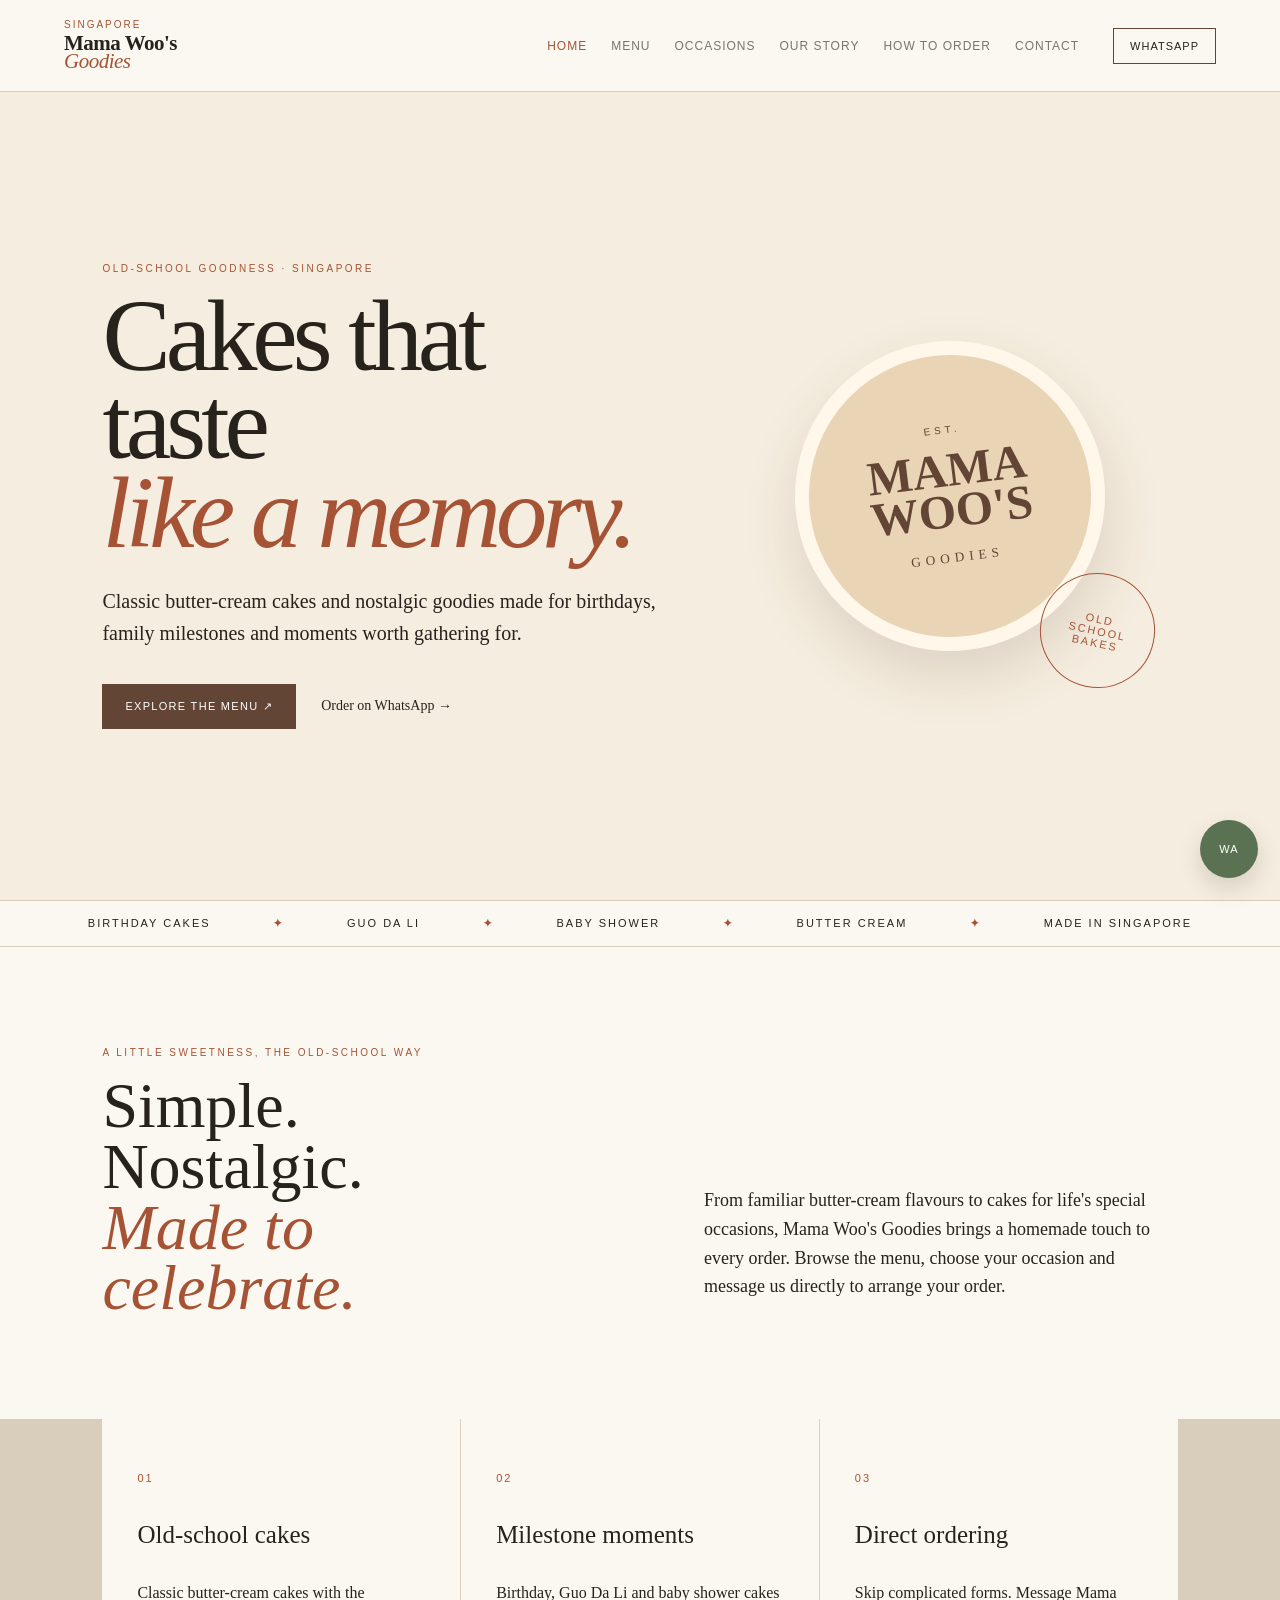
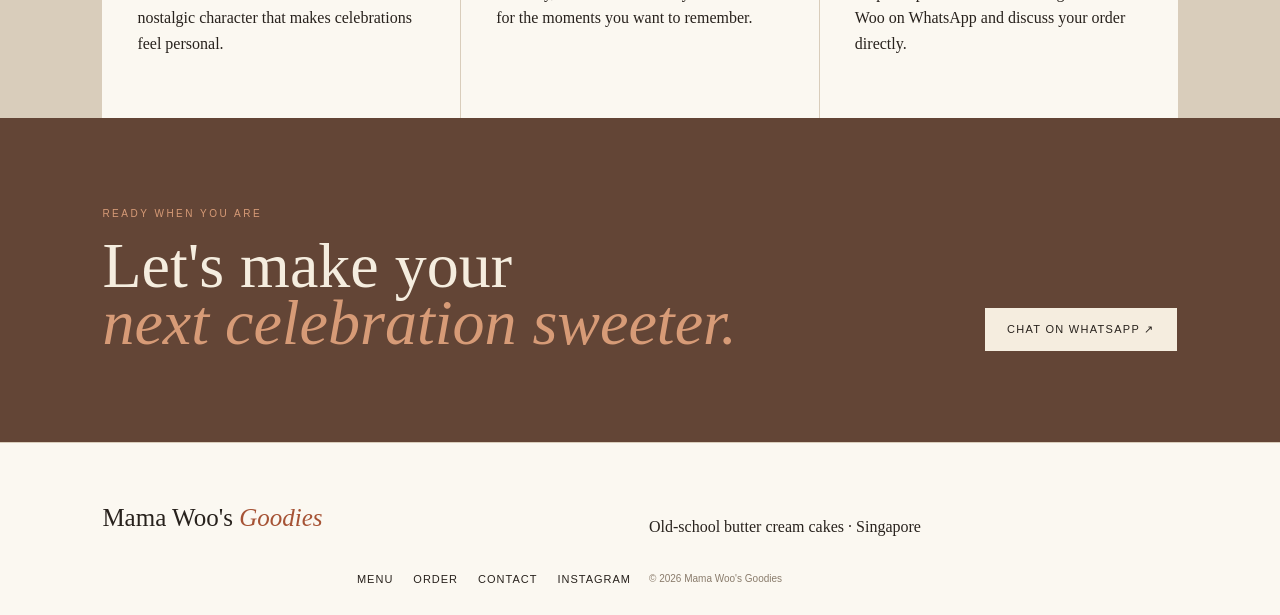
<file: index.html>
<!doctype html>
<html lang="en">
<head><meta charset="utf-8"><meta name="viewport" content="width=device-width,initial-scale=1"><meta name="description" content="Mama Woo's Goodies — old-school butter cream cakes, birthday cakes, Guo Da Li cakes and baby shower cakes in Singapore."><title>Mama Woo's Goodies | Old-School Cakes</title><link rel="stylesheet" href="styles.css"></head>
<body>
<div class="loader"><span>MAMA WOO'S</span></div>
<header class="site-header"><a class="brand" href="index.html"><small>Singapore</small>Mama Woo's<br><em>Goodies</em></a><button class="menu-btn" aria-label="Open menu">☰</button><nav><a class="active" href="index.html">Home</a><a href="menu.html">Menu</a><a href="occasions.html">Occasions</a><a href="story.html">Our Story</a><a href="order.html">How to Order</a><a href="contact.html">Contact</a></nav><a class="header-cta" href="https://wa.me/6591915757">WhatsApp</a></header>
<main>
<section class="hero"><div class="hero-copy"><p class="eyebrow">Old-school goodness · Singapore</p><h1>Cakes that taste<br><i>like a memory.</i></h1><p class="lead">Classic butter-cream cakes and nostalgic goodies made for birthdays, family milestones and moments worth gathering for.</p><div class="actions"><a class="btn primary" href="menu.html">Explore the menu <span>↗</span></a><a class="text-link" href="https://wa.me/6591915757">Order on WhatsApp →</a></div></div><div class="hero-art"><div class="cake-card"><span>EST.</span><strong>MAMA<br>WOO'S</strong><small>GOODIES</small></div><div class="stamp">OLD<br>SCHOOL<br>BAKES</div></div></section>
<section class="marquee"><span>Birthday cakes</span><b>✦</b><span>Guo Da Li</span><b>✦</b><span>Baby shower</span><b>✦</b><span>Butter cream</span><b>✦</b><span>Made in Singapore</span></section>
<section class="intro section"><div><p class="eyebrow">A little sweetness, the old-school way</p><h2>Simple. Nostalgic.<br><i>Made to celebrate.</i></h2></div><p>From familiar butter-cream flavours to cakes for life's special occasions, Mama Woo's Goodies brings a homemade touch to every order. Browse the menu, choose your occasion and message us directly to arrange your order.</p></section>
<section class="feature-grid section"><article><span>01</span><h3>Old-school cakes</h3><p>Classic butter-cream cakes with the nostalgic character that makes celebrations feel personal.</p></article><article><span>02</span><h3>Milestone moments</h3><p>Birthday, Guo Da Li and baby shower cakes for the moments you want to remember.</p></article><article><span>03</span><h3>Direct ordering</h3><p>Skip complicated forms. Message Mama Woo on WhatsApp and discuss your order directly.</p></article></section>
<section class="dark-banner"><div><p class="eyebrow">Ready when you are</p><h2>Let's make your<br><i>next celebration sweeter.</i></h2></div><a class="btn light" href="https://wa.me/6591915757">Chat on WhatsApp ↗</a></section>
</main>
<footer><div class="footer-brand">Mama Woo's <i>Goodies</i></div><p>Old-school butter cream cakes · Singapore</p><div class="footer-links"><a href="menu.html">Menu</a><a href="order.html">Order</a><a href="contact.html">Contact</a><a href="https://www.instagram.com/mamawoosgoodies/">Instagram</a></div><small>© 2026 Mama Woo's Goodies</small></footer>
<a class="float-wa" href="https://wa.me/6591915757" aria-label="WhatsApp Mama Woo">WA</a><script src="script.js"></script></body></html>
</file>
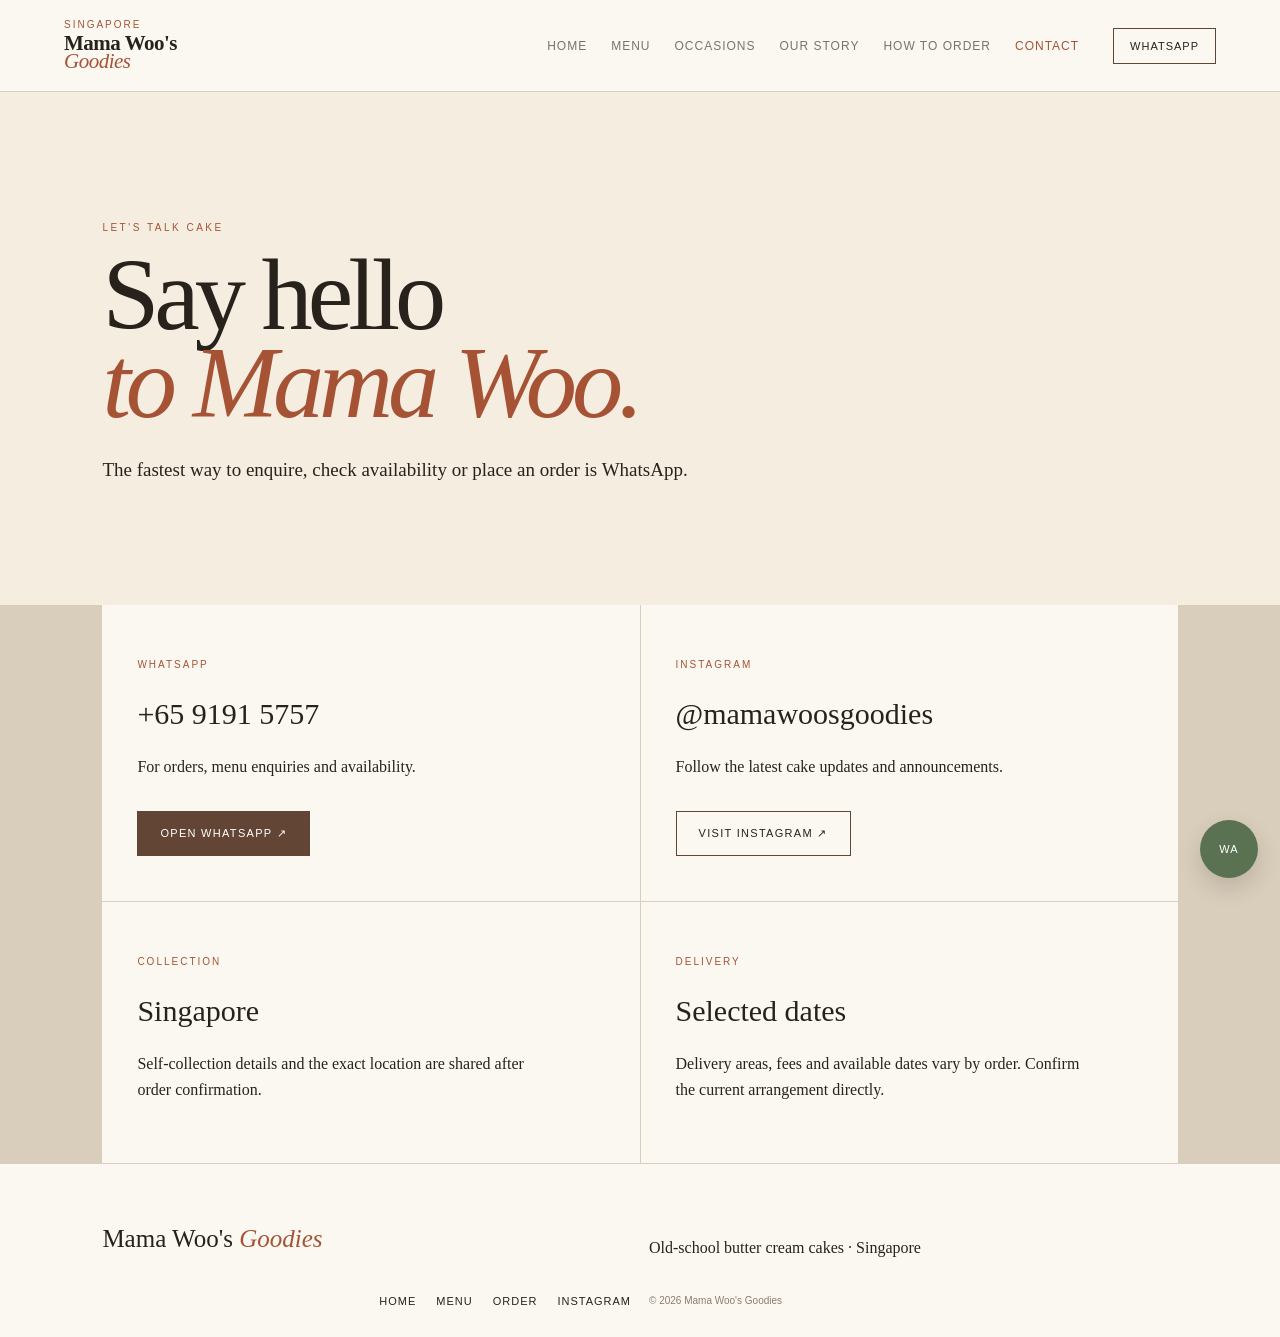
<file: contact.html>
<!doctype html><html lang="en"><head><meta charset="utf-8"><meta name="viewport" content="width=device-width,initial-scale=1"><title>Contact | Mama Woo's Goodies</title><link rel="stylesheet" href="styles.css"></head><body><header class="site-header"><a class="brand" href="index.html"><small>Singapore</small>Mama Woo's<br><em>Goodies</em></a><button class="menu-btn">☰</button><nav><a href="index.html">Home</a><a href="menu.html">Menu</a><a href="occasions.html">Occasions</a><a href="story.html">Our Story</a><a href="order.html">How to Order</a><a class="active" href="contact.html">Contact</a></nav><a class="header-cta" href="https://wa.me/6591915757">WhatsApp</a></header><main><section class="page-hero"><p class="eyebrow">Let's talk cake</p><h1>Say hello<br><i>to Mama Woo.</i></h1><p>The fastest way to enquire, check availability or place an order is WhatsApp.</p></section><section class="contact-grid section"><div class="contact-card"><span>WHATSAPP</span><h2>+65 9191 5757</h2><p>For orders, menu enquiries and availability.</p><a class="btn primary" href="https://wa.me/6591915757">Open WhatsApp ↗</a></div><div class="contact-card"><span>INSTAGRAM</span><h2>@mamawoosgoodies</h2><p>Follow the latest cake updates and announcements.</p><a class="btn outline" href="https://www.instagram.com/mamawoosgoodies/">Visit Instagram ↗</a></div><div class="contact-card"><span>COLLECTION</span><h2>Singapore</h2><p>Self-collection details and the exact location are shared after order confirmation.</p></div><div class="contact-card"><span>DELIVERY</span><h2>Selected dates</h2><p>Delivery areas, fees and available dates vary by order. Confirm the current arrangement directly.</p></div></section></main><footer><div class="footer-brand">Mama Woo's <i>Goodies</i></div><p>Old-school butter cream cakes · Singapore</p><div class="footer-links"><a href="index.html">Home</a><a href="menu.html">Menu</a><a href="order.html">Order</a><a href="https://www.instagram.com/mamawoosgoodies/">Instagram</a></div><small>© 2026 Mama Woo's Goodies</small></footer><a class="float-wa" href="https://wa.me/6591915757">WA</a><script src="script.js"></script></body></html>
</file>
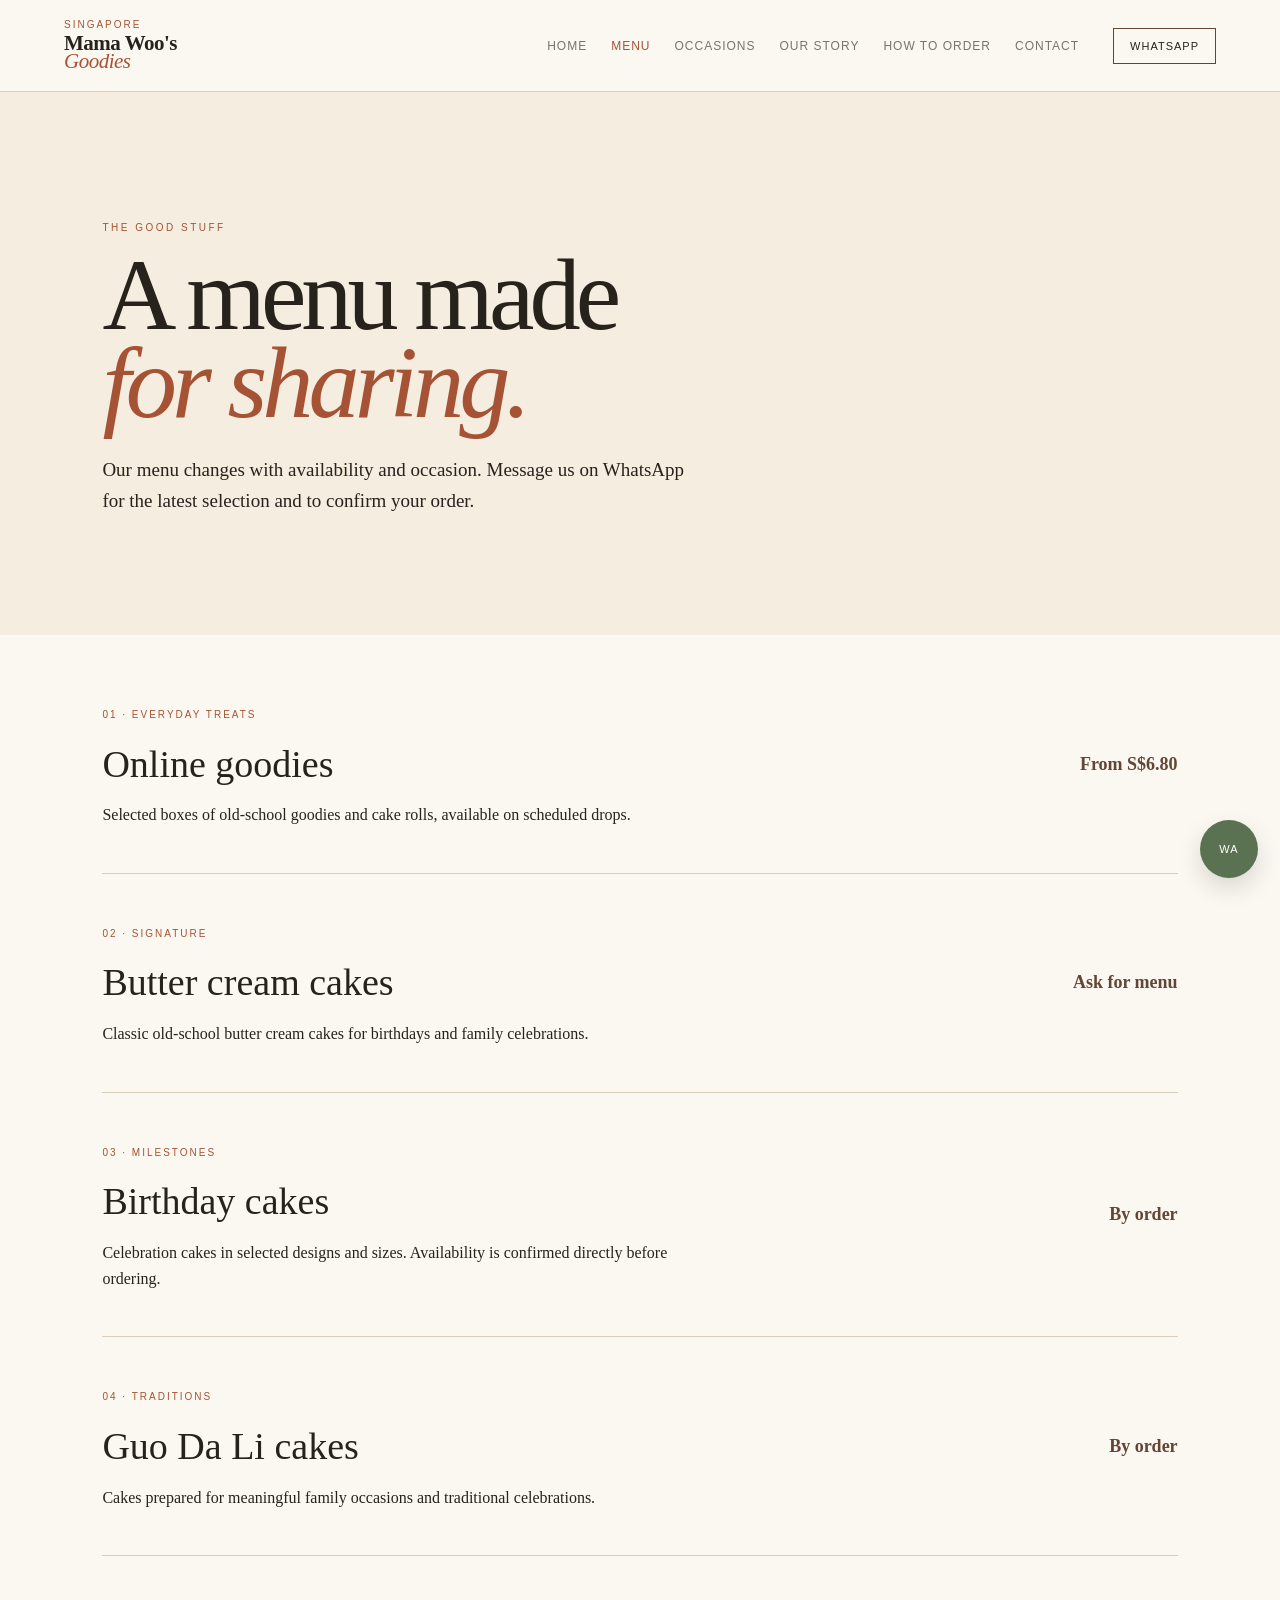
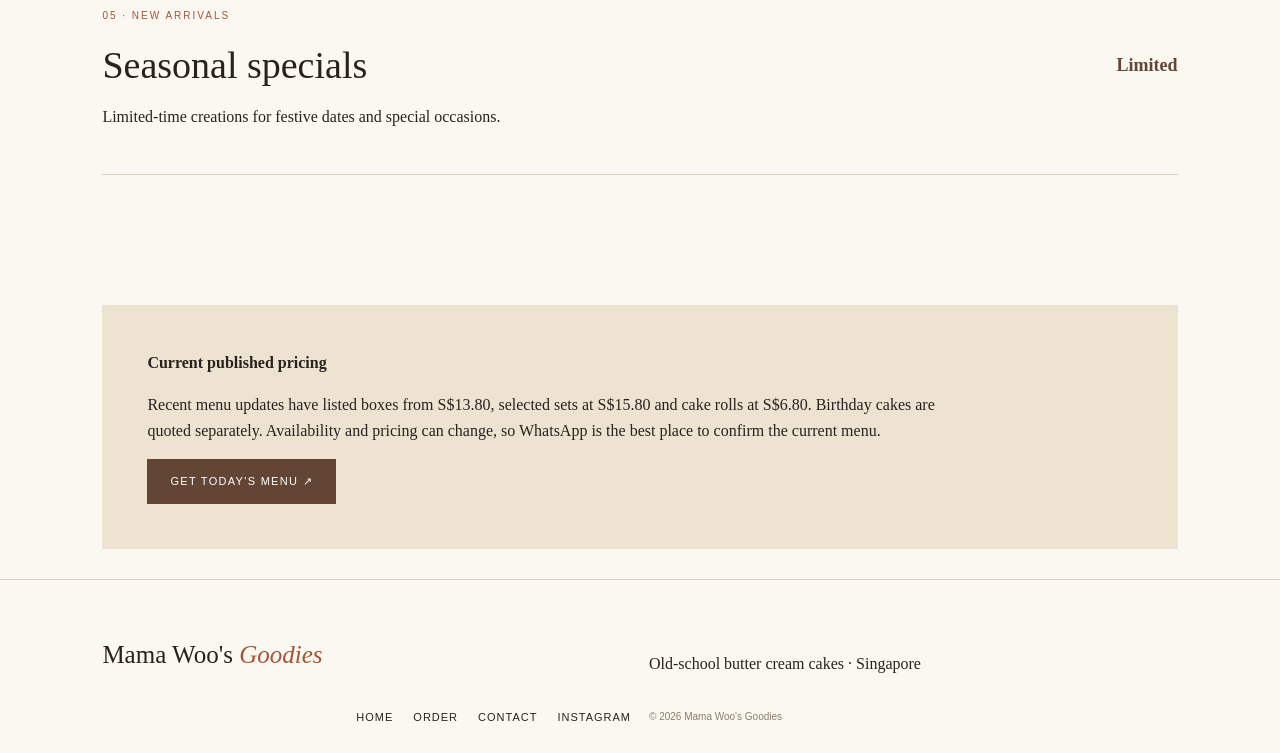
<file: menu.html>
<!doctype html><html lang="en"><head><meta charset="utf-8"><meta name="viewport" content="width=device-width,initial-scale=1"><title>Menu | Mama Woo's Goodies</title><link rel="stylesheet" href="styles.css"></head><body><header class="site-header"><a class="brand" href="index.html"><small>Singapore</small>Mama Woo's<br><em>Goodies</em></a><button class="menu-btn">☰</button><nav><a href="index.html">Home</a><a class="active" href="menu.html">Menu</a><a href="occasions.html">Occasions</a><a href="story.html">Our Story</a><a href="order.html">How to Order</a><a href="contact.html">Contact</a></nav><a class="header-cta" href="https://wa.me/6591915757">WhatsApp</a></header><main><section class="page-hero"><p class="eyebrow">The good stuff</p><h1>A menu made<br><i>for sharing.</i></h1><p>Our menu changes with availability and occasion. Message us on WhatsApp for the latest selection and to confirm your order.</p></section><section class="menu-list section"><div class="menu-item"><div><span>01 · Everyday treats</span><h2>Online goodies</h2><p>Selected boxes of old-school goodies and cake rolls, available on scheduled drops.</p></div><strong>From S$6.80</strong></div><div class="menu-item"><div><span>02 · Signature</span><h2>Butter cream cakes</h2><p>Classic old-school butter cream cakes for birthdays and family celebrations.</p></div><strong>Ask for menu</strong></div><div class="menu-item"><div><span>03 · Milestones</span><h2>Birthday cakes</h2><p>Celebration cakes in selected designs and sizes. Availability is confirmed directly before ordering.</p></div><strong>By order</strong></div><div class="menu-item"><div><span>04 · Traditions</span><h2>Guo Da Li cakes</h2><p>Cakes prepared for meaningful family occasions and traditional celebrations.</p></div><strong>By order</strong></div><div class="menu-item"><div><span>05 · New arrivals</span><h2>Seasonal specials</h2><p>Limited-time creations for festive dates and special occasions.</p></div><strong>Limited</strong></div></section><section class="note section"><b>Current published pricing</b><p>Recent menu updates have listed boxes from S$13.80, selected sets at S$15.80 and cake rolls at S$6.80. Birthday cakes are quoted separately. Availability and pricing can change, so WhatsApp is the best place to confirm the current menu.</p><a class="btn primary" href="https://wa.me/6591915757">Get today's menu ↗</a></section></main><footer><div class="footer-brand">Mama Woo's <i>Goodies</i></div><p>Old-school butter cream cakes · Singapore</p><div class="footer-links"><a href="index.html">Home</a><a href="order.html">Order</a><a href="contact.html">Contact</a><a href="https://www.instagram.com/mamawoosgoodies/">Instagram</a></div><small>© 2026 Mama Woo's Goodies</small></footer><a class="float-wa" href="https://wa.me/6591915757">WA</a><script src="script.js"></script></body></html>
</file>
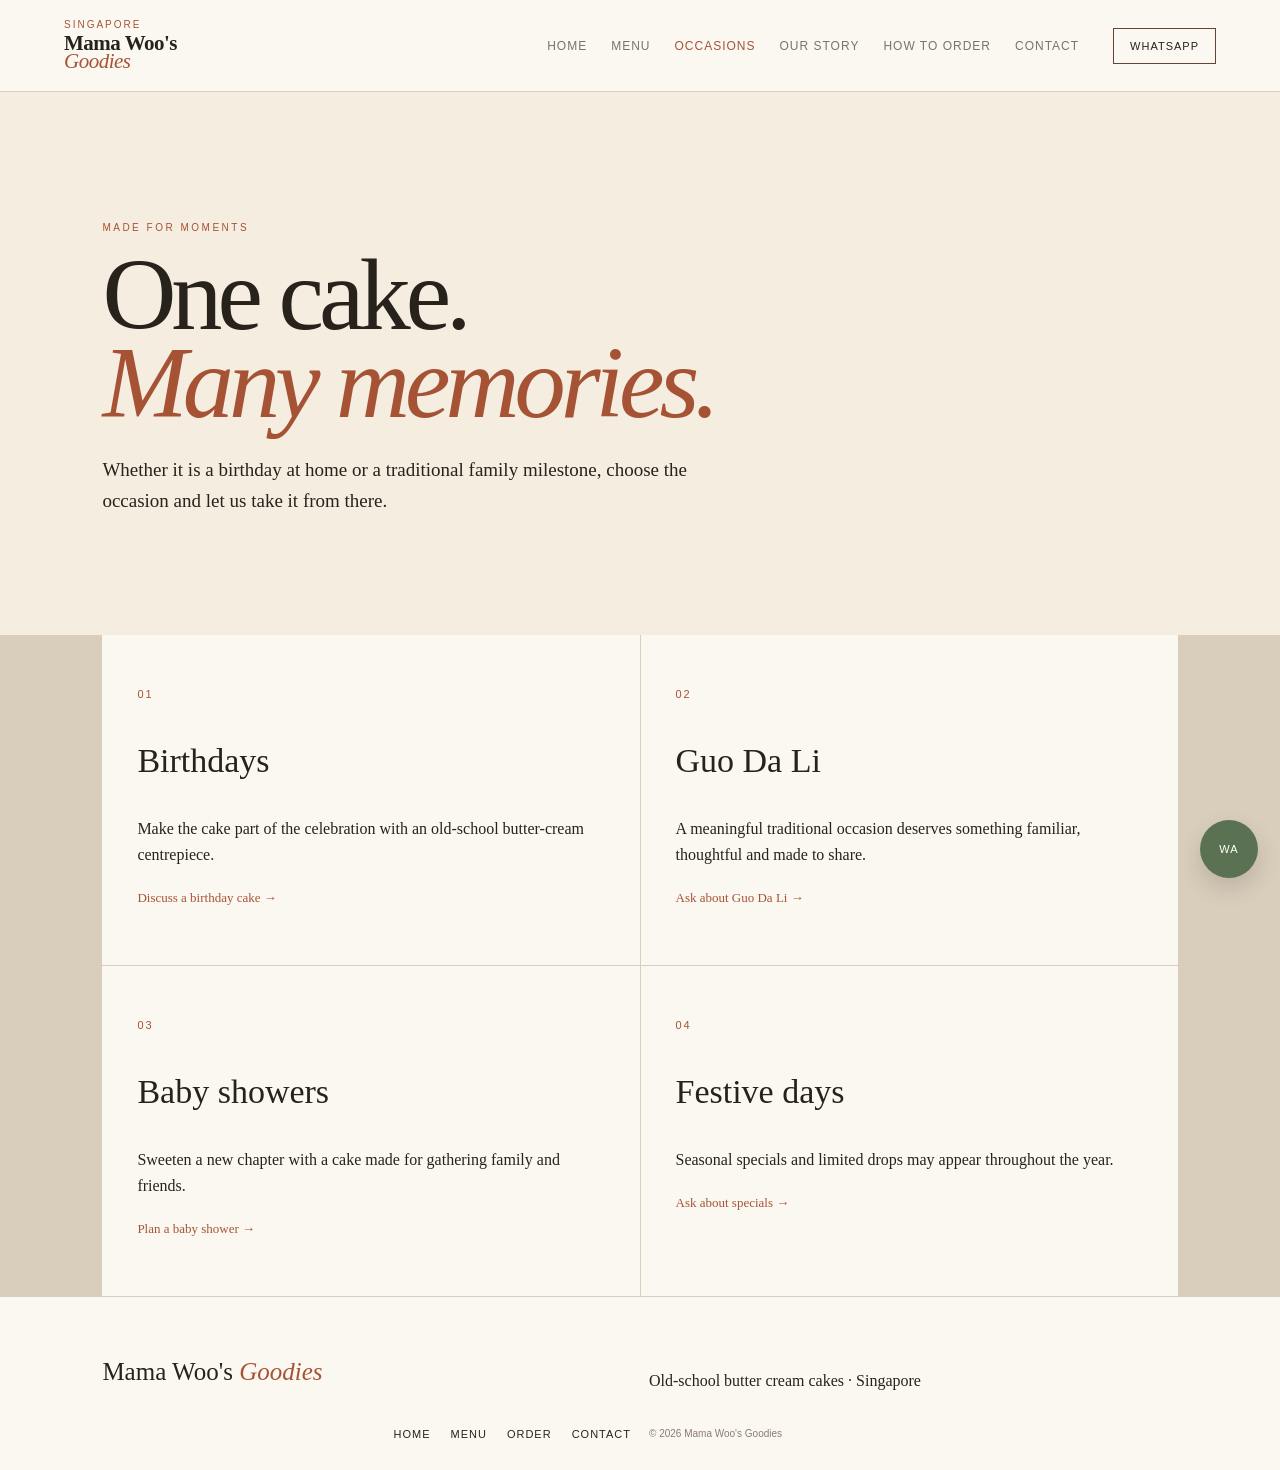
<file: occasions.html>
<!doctype html><html lang="en"><head><meta charset="utf-8"><meta name="viewport" content="width=device-width,initial-scale=1"><title>Occasions | Mama Woo's Goodies</title><link rel="stylesheet" href="styles.css"></head><body><header class="site-header"><a class="brand" href="index.html"><small>Singapore</small>Mama Woo's<br><em>Goodies</em></a><button class="menu-btn">☰</button><nav><a href="index.html">Home</a><a href="menu.html">Menu</a><a class="active" href="occasions.html">Occasions</a><a href="story.html">Our Story</a><a href="order.html">How to Order</a><a href="contact.html">Contact</a></nav><a class="header-cta" href="https://wa.me/6591915757">WhatsApp</a></header><main><section class="page-hero"><p class="eyebrow">Made for moments</p><h1>One cake.<br><i>Many memories.</i></h1><p>Whether it is a birthday at home or a traditional family milestone, choose the occasion and let us take it from there.</p></section><section class="occasion-grid section"><article><span>01</span><h2>Birthdays</h2><p>Make the cake part of the celebration with an old-school butter-cream centrepiece.</p><a href="https://wa.me/6591915757">Discuss a birthday cake →</a></article><article><span>02</span><h2>Guo Da Li</h2><p>A meaningful traditional occasion deserves something familiar, thoughtful and made to share.</p><a href="https://wa.me/6591915757">Ask about Guo Da Li →</a></article><article><span>03</span><h2>Baby showers</h2><p>Sweeten a new chapter with a cake made for gathering family and friends.</p><a href="https://wa.me/6591915757">Plan a baby shower →</a></article><article><span>04</span><h2>Festive days</h2><p>Seasonal specials and limited drops may appear throughout the year.</p><a href="https://wa.me/6591915757">Ask about specials →</a></article></section></main><footer><div class="footer-brand">Mama Woo's <i>Goodies</i></div><p>Old-school butter cream cakes · Singapore</p><div class="footer-links"><a href="index.html">Home</a><a href="menu.html">Menu</a><a href="order.html">Order</a><a href="contact.html">Contact</a></div><small>© 2026 Mama Woo's Goodies</small></footer><a class="float-wa" href="https://wa.me/6591915757">WA</a><script src="script.js"></script></body></html>
</file>
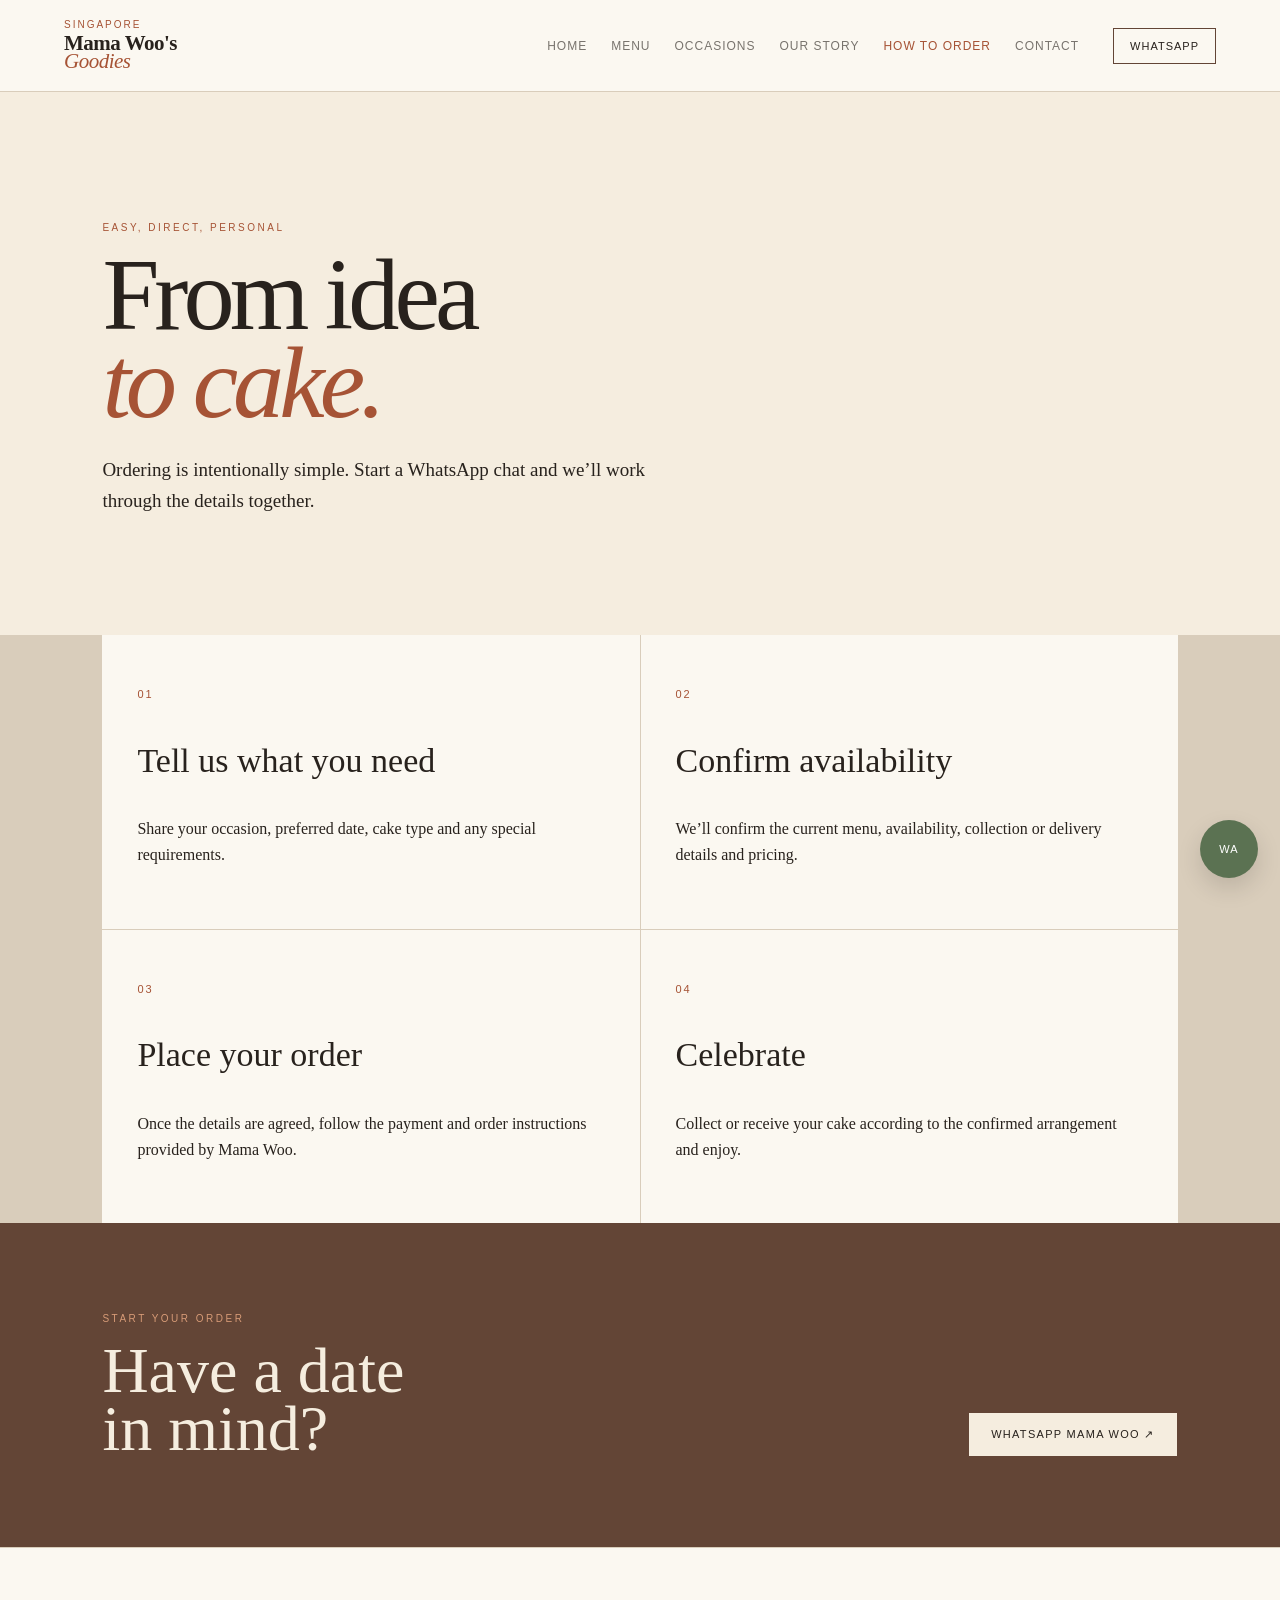
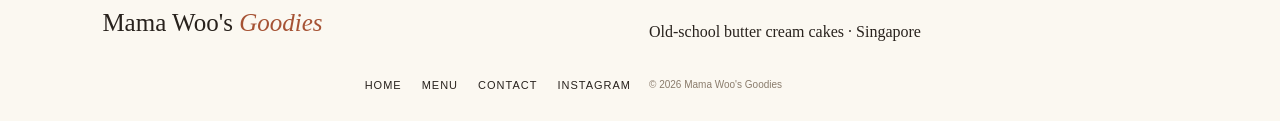
<file: order.html>
<!doctype html><html lang="en"><head><meta charset="utf-8"><meta name="viewport" content="width=device-width,initial-scale=1"><title>How to Order | Mama Woo's Goodies</title><link rel="stylesheet" href="styles.css"></head><body><header class="site-header"><a class="brand" href="index.html"><small>Singapore</small>Mama Woo's<br><em>Goodies</em></a><button class="menu-btn">☰</button><nav><a href="index.html">Home</a><a href="menu.html">Menu</a><a href="occasions.html">Occasions</a><a href="story.html">Our Story</a><a class="active" href="order.html">How to Order</a><a href="contact.html">Contact</a></nav><a class="header-cta" href="https://wa.me/6591915757">WhatsApp</a></header><main><section class="page-hero"><p class="eyebrow">Easy, direct, personal</p><h1>From idea<br><i>to cake.</i></h1><p>Ordering is intentionally simple. Start a WhatsApp chat and we’ll work through the details together.</p></section><section class="steps section"><article><span>01</span><h2>Tell us what you need</h2><p>Share your occasion, preferred date, cake type and any special requirements.</p></article><article><span>02</span><h2>Confirm availability</h2><p>We’ll confirm the current menu, availability, collection or delivery details and pricing.</p></article><article><span>03</span><h2>Place your order</h2><p>Once the details are agreed, follow the payment and order instructions provided by Mama Woo.</p></article><article><span>04</span><h2>Celebrate</h2><p>Collect or receive your cake according to the confirmed arrangement and enjoy.</p></article></section><section class="dark-banner"><div><p class="eyebrow">Start your order</p><h2>Have a date<br>in mind?</h2></div><a class="btn light" href="https://wa.me/6591915757">WhatsApp Mama Woo ↗</a></section></main><footer><div class="footer-brand">Mama Woo's <i>Goodies</i></div><p>Old-school butter cream cakes · Singapore</p><div class="footer-links"><a href="index.html">Home</a><a href="menu.html">Menu</a><a href="contact.html">Contact</a><a href="https://www.instagram.com/mamawoosgoodies/">Instagram</a></div><small>© 2026 Mama Woo's Goodies</small></footer><a class="float-wa" href="https://wa.me/6591915757">WA</a><script src="script.js"></script></body></html>
</file>
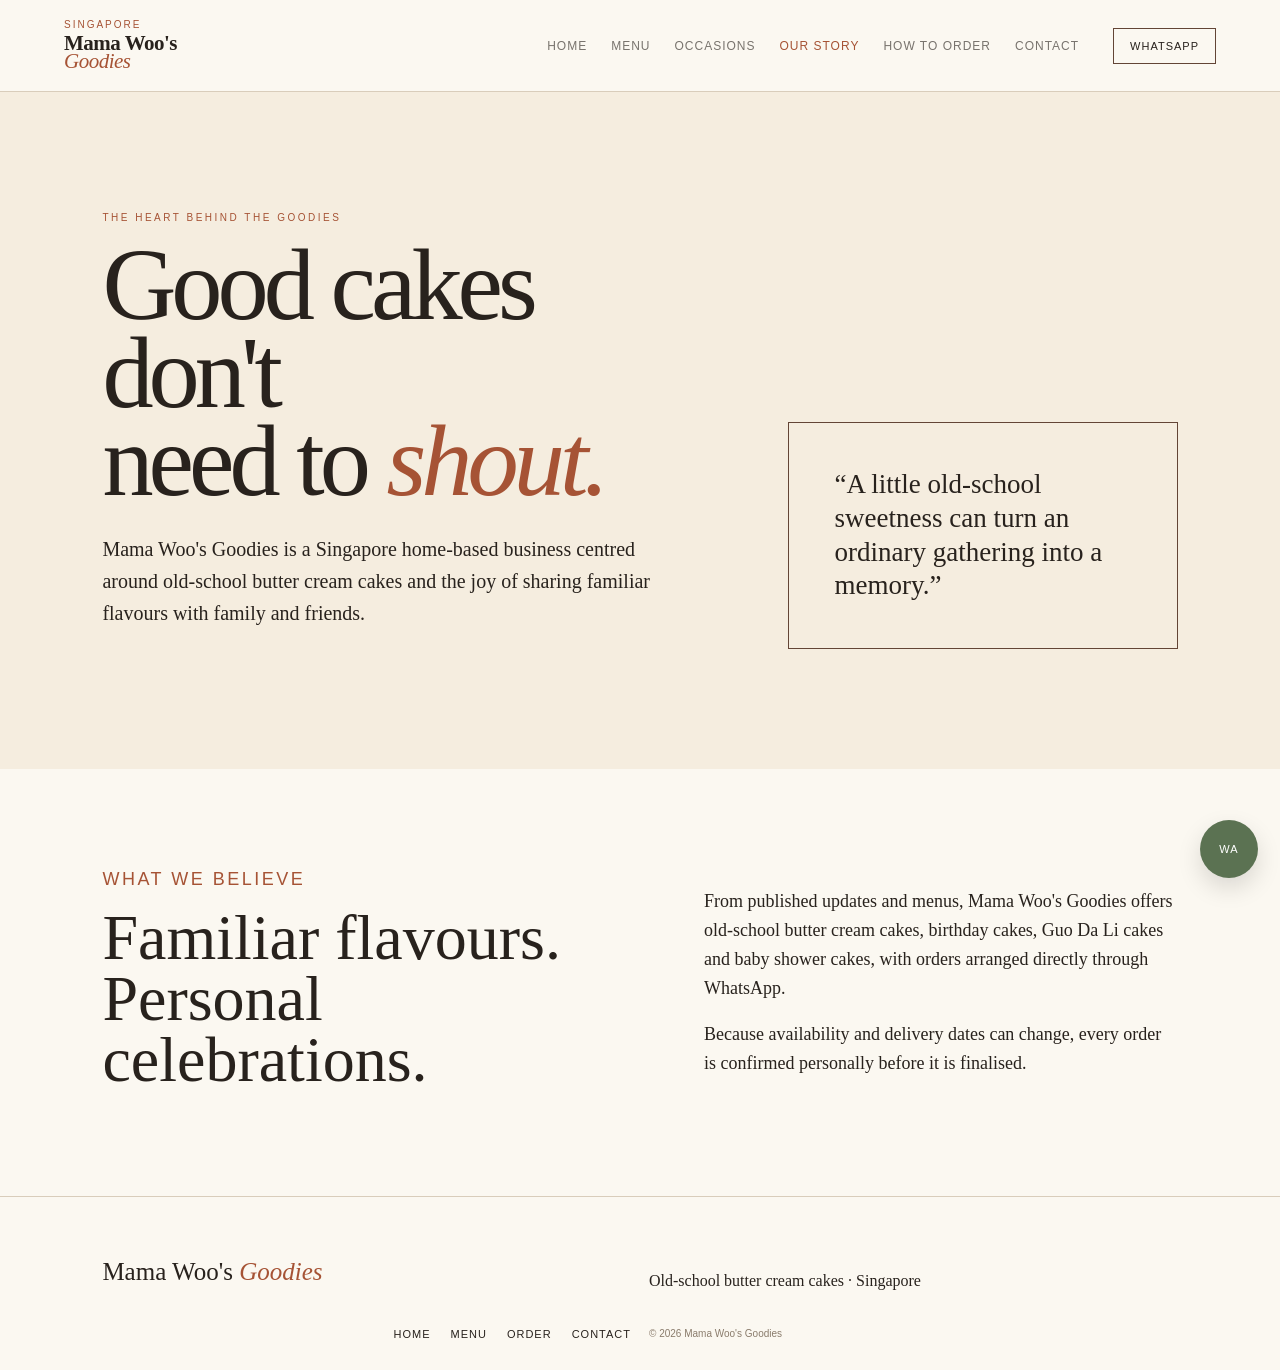
<file: story.html>
<!doctype html><html lang="en"><head><meta charset="utf-8"><meta name="viewport" content="width=device-width,initial-scale=1"><title>Our Story | Mama Woo's Goodies</title><link rel="stylesheet" href="styles.css"></head><body><header class="site-header"><a class="brand" href="index.html"><small>Singapore</small>Mama Woo's<br><em>Goodies</em></a><button class="menu-btn">☰</button><nav><a href="index.html">Home</a><a href="menu.html">Menu</a><a href="occasions.html">Occasions</a><a class="active" href="story.html">Our Story</a><a href="order.html">How to Order</a><a href="contact.html">Contact</a></nav><a class="header-cta" href="https://wa.me/6591915757">WhatsApp</a></header><main><section class="story-hero"><div><p class="eyebrow">The heart behind the goodies</p><h1>Good cakes don't<br>need to <i>shout.</i></h1><p class="lead">Mama Woo's Goodies is a Singapore home-based business centred around old-school butter cream cakes and the joy of sharing familiar flavours with family and friends.</p></div><div class="quote-card">“A little old-school sweetness can turn an ordinary gathering into a memory.”</div></section><section class="section split"><div><p class="eyebrow">What we believe</p><h2>Familiar flavours.<br>Personal celebrations.</h2></div><div><p>From published updates and menus, Mama Woo's Goodies offers old-school butter cream cakes, birthday cakes, Guo Da Li cakes and baby shower cakes, with orders arranged directly through WhatsApp.</p><p>Because availability and delivery dates can change, every order is confirmed personally before it is finalised.</p></div></section></main><footer><div class="footer-brand">Mama Woo's <i>Goodies</i></div><p>Old-school butter cream cakes · Singapore</p><div class="footer-links"><a href="index.html">Home</a><a href="menu.html">Menu</a><a href="order.html">Order</a><a href="contact.html">Contact</a></div><small>© 2026 Mama Woo's Goodies</small></footer><a class="float-wa" href="https://wa.me/6591915757">WA</a><script src="script.js"></script></body></html>
</file>
<file: styles.css>
:root{--cream:#f5eddf;--paper:#fbf8f1;--ink:#28221d;--brown:#634536;--rust:#a65335;--gold:#b18a55;--line:#d9cdbb}*{box-sizing:border-box}html{scroll-behavior:smooth}body{margin:0;background:var(--paper);color:var(--ink);font-family:Georgia,'Times New Roman',serif;line-height:1.6}a{color:inherit;text-decoration:none}.site-header{height:92px;padding:18px 5vw;display:flex;align-items:center;gap:34px;border-bottom:1px solid var(--line);position:sticky;top:0;background:rgba(251,248,241,.94);backdrop-filter:blur(12px);z-index:10}.brand{font-size:21px;font-weight:700;line-height:.85;letter-spacing:-.5px;margin-right:auto}.brand small{display:block;font:10px/1 Arial,sans-serif;letter-spacing:2px;text-transform:uppercase;color:var(--rust);margin-bottom:5px}.brand em,.footer-brand i{font-weight:400;color:var(--rust)}nav{display:flex;gap:24px;font:12px Arial,sans-serif;text-transform:uppercase;letter-spacing:1px}nav a{opacity:.62}nav a:hover,nav .active{opacity:1;color:var(--rust)}.header-cta{font:11px Arial,sans-serif;text-transform:uppercase;letter-spacing:1px;border:1px solid var(--brown);padding:11px 16px}.menu-btn{display:none;background:none;border:0;font-size:24px}.hero{min-height:calc(100vh - 92px);padding:8vw 8vw;display:grid;grid-template-columns:1.1fr .9fr;align-items:center;gap:5vw;background:var(--cream)}.eyebrow{font:10px Arial,sans-serif;text-transform:uppercase;letter-spacing:2.5px;color:var(--rust);margin:0 0 18px}.hero h1,.page-hero h1,.story-hero h1{font-size:clamp(54px,8vw,110px);line-height:.86;letter-spacing:-5px;margin:0 0 28px;font-weight:400}.hero h1 i,.page-hero h1 i,.story-hero h1 i,h2 i{color:var(--rust);font-weight:400}.lead{font-size:20px;max-width:620px}.actions{display:flex;align-items:center;gap:25px;margin-top:35px}.btn{display:inline-block;padding:15px 22px;font:11px Arial,sans-serif;text-transform:uppercase;letter-spacing:1.3px;border:1px solid var(--brown);transition:.3s}.btn.primary{background:var(--brown);color:#fff}.btn.primary:hover{transform:translateY(-3px);background:var(--rust)}.btn.light{background:var(--cream);color:var(--ink)}.btn.outline{background:transparent}.text-link{font-size:14px}.hero-art{height:480px;position:relative;display:grid;place-items:center}.cake-card{width:310px;height:310px;border-radius:50%;background:#e9d5b6;border:14px solid #fff8ea;box-shadow:0 25px 55px #50382a25;display:flex;flex-direction:column;align-items:center;justify-content:center;text-align:center;transform:rotate(-7deg);color:var(--brown)}.cake-card span{font:10px Arial;letter-spacing:4px}.cake-card strong{font-size:48px;line-height:.85;margin:15px 0}.cake-card small{letter-spacing:5px}.stamp{position:absolute;right:5%;bottom:10%;border:1px solid var(--rust);color:var(--rust);width:115px;height:115px;border-radius:50%;display:grid;place-items:center;text-align:center;font:11px Arial;letter-spacing:2px;transform:rotate(12deg)}.marquee{padding:16px 5vw;border-block:1px solid var(--line);display:flex;justify-content:space-around;font:11px Arial;text-transform:uppercase;letter-spacing:2px;flex-wrap:wrap;gap:15px}.marquee b{color:var(--rust)}.section{padding:100px 8vw}.intro{display:grid;grid-template-columns:1fr 1fr;gap:10vw;align-items:end}.intro h2,.split h2{font-size:clamp(40px,5vw,70px);line-height:.95;font-weight:400;margin:0}.intro>p{font-size:18px}.feature-grid,.occasion-grid,.steps,.contact-grid{display:grid;grid-template-columns:repeat(3,1fr);gap:1px;background:var(--line);padding:0 8vw}.feature-grid article,.occasion-grid article,.steps article,.contact-card{background:var(--paper);padding:45px 35px;min-height:240px}.feature-grid span,.occasion-grid span,.steps span{font:11px Arial;color:var(--rust);letter-spacing:2px}.feature-grid h3{font-size:25px;font-weight:400}.dark-banner{background:var(--brown);color:var(--cream);padding:90px 8vw;display:flex;align-items:end;justify-content:space-between;gap:30px}.dark-banner h2{font-size:clamp(42px,5vw,72px);line-height:.9;font-weight:400;margin:0}.dark-banner h2 i{color:#d79b77}.dark-banner .eyebrow{color:#d79b77}.page-hero{padding:130px 8vw 100px;background:var(--cream)}.page-hero p:last-child{max-width:600px;font-size:19px}.menu-list{padding-top:20px}.menu-item{display:flex;justify-content:space-between;gap:30px;padding:45px 0;border-bottom:1px solid var(--line);align-items:center}.menu-item span,.contact-card>span{font:10px Arial;text-transform:uppercase;letter-spacing:2px;color:var(--rust)}.menu-item h2{font-size:38px;font-weight:400;margin:8px 0}.menu-item p{margin:0;max-width:600px}.menu-item strong{font-size:18px;white-space:nowrap;color:var(--brown)}.note{background:#eee3d1;margin:30px 8vw;padding:45px!important}.note p{max-width:800px}.occasion-grid,.steps{grid-template-columns:repeat(2,1fr);background:var(--line);padding:0 8vw}.occasion-grid article{min-height:330px}.occasion-grid h2,.steps h2{font-size:34px;font-weight:400}.occasion-grid a{font-size:13px;color:var(--rust)}.story-hero{padding:120px 8vw;display:grid;grid-template-columns:1.2fr .8fr;gap:8vw;background:var(--cream);align-items:end}.quote-card{border:1px solid var(--brown);padding:45px;font-size:27px;line-height:1.25;transform:rotate(2deg)}.split{display:grid;grid-template-columns:1fr 1fr;gap:10vw}.split p{font-size:18px}.steps article{min-height:280px}.contact-grid{grid-template-columns:repeat(2,1fr)}.contact-card{min-height:260px}.contact-card h2{font-size:30px;font-weight:400;margin:15px 0}.contact-card p{max-width:420px}.contact-card .btn{margin-top:15px}footer{padding:55px 8vw 30px;border-top:1px solid var(--line);display:grid;grid-template-columns:1fr 1fr;gap:18px}.footer-brand{font-size:25px}.footer-links{display:flex;gap:20px;font:11px Arial;text-transform:uppercase;letter-spacing:1px;justify-content:flex-end}.footer-links a:hover{color:var(--rust)}footer small{font:10px Arial;color:#8a7c6c}.float-wa{position:fixed;right:22px;bottom:22px;width:58px;height:58px;border-radius:50%;display:grid;place-items:center;background:#5b7252;color:#fff;font:11px Arial;letter-spacing:1px;box-shadow:0 10px 25px #0002;z-index:20}.loader{position:fixed;inset:0;background:var(--brown);color:var(--cream);display:grid;place-items:center;z-index:100;transition:opacity .6s}.loader span{font:12px Arial;letter-spacing:4px}.loader.hide{opacity:0;pointer-events:none}@media(max-width:850px){.site-header{height:78px;padding:15px 5vw}.header-cta{display:none}.menu-btn{display:block;order:3}nav{display:none;position:absolute;top:78px;left:0;right:0;background:var(--paper);padding:25px 8vw;flex-direction:column;border-bottom:1px solid var(--line)}nav.open{display:flex}.hero,.story-hero,.intro,.split{grid-template-columns:1fr}.hero{padding:70px 7vw;min-height:auto}.hero h1,.page-hero h1,.story-hero h1{font-size:clamp(52px,15vw,80px);letter-spacing:-3px}.hero-art{height:360px}.cake-card{width:245px;height:245px}.cake-card strong{font-size:38px}.section{padding:70px 7vw}.feature-grid,.occasion-grid,.steps,.contact-grid{grid-template-columns:1fr;padding:0 7vw}.feature-grid article,.occasion-grid article,.steps article{min-height:auto}.menu-item{align-items:flex-start;flex-direction:column}.menu-item h2{font-size:32px}.dark-banner{padding:70px 7vw;align-items:flex-start;flex-direction:column}.page-hero{padding:80px 7vw}.story-hero{padding:80px 7vw}.quote-card{font-size:22px}footer{padding:45px 7vw;grid-template-columns:1fr}.footer-links{justify-content:flex-start;flex-wrap:wrap}.marquee{justify-content:center}}
</file>
